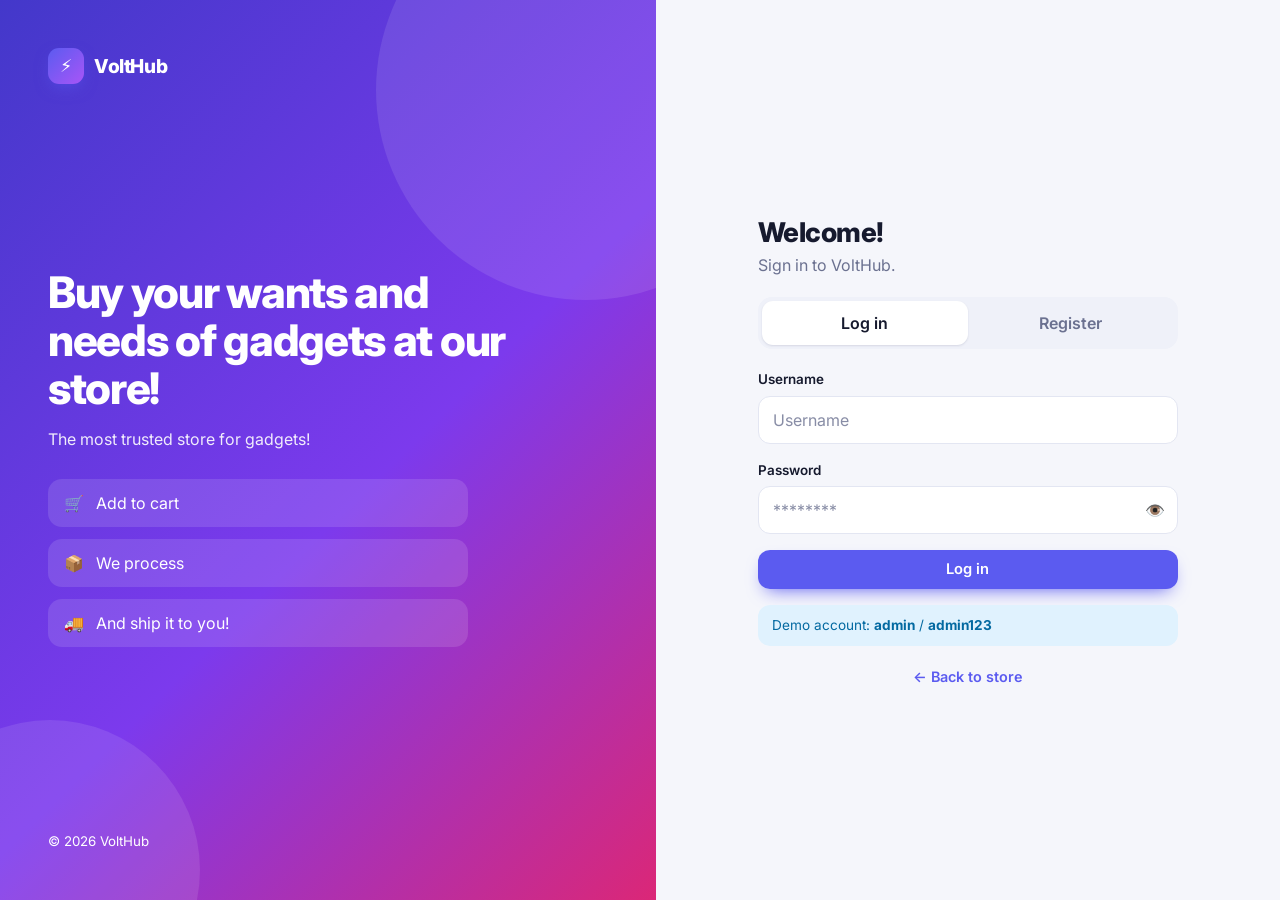
<file: admin.html>
<!doctype html>
<html lang="en">
<head>
  <meta charset="utf-8">
  <meta name="viewport" content="width=device-width, initial-scale=1">
  <title>Dashboard — VoltHub Admin</title>
  <link rel="preconnect" href="https://fonts.googleapis.com">
  <link rel="preconnect" href="https://fonts.gstatic.com" crossorigin>
  <link href="https://fonts.googleapis.com/css2?family=Inter:wght@400;500;600;700;800&display=swap" rel="stylesheet">
  <link rel="stylesheet" href="css/style.css">
</head>
<body>
  <div class="app">

    <aside class="sidebar" aria-label="Admin navigation">
      <a href="index.html" class="brand"><span class="brand__mark">⚡</span>VoltHub</a>

      <nav class="sidebar__nav">
        <div class="sidebar__label">Manage</div>
        <a href="admin.html" class="nav-link active" aria-current="page"><span class="ico">📊</span>Dashboard</a>
        <a href="inventory.html" class="nav-link"><span class="ico">📦</span>Inventory</a>
        <div class="sidebar__label" style="margin-top:14px">Store</div>
        <a href="index.html" class="nav-link"><span class="ico">🛍️</span>View storefront</a>
      </nav>

      <div class="sidebar__foot">
        <div class="user-chip">
          <div class="avatar" data-user-initial>A</div>
          <div><strong data-user-name>Admin</strong><small>Administrator</small></div>
        </div>
        <button class="nav-link" data-logout><span class="ico">🚪</span>Log out</button>
      </div>
    </aside>
    <div class="sidebar-overlay"></div>

    <div class="main">
      <header class="topbar">
        <button id="menuBtn" class="btn btn--ghost btn--icon menu-btn" aria-label="Open menu">☰</button>
        <div>
          <h1>Dashboard</h1>
          <div class="topbar__sub">Inventory overview and stock requests</div>
        </div>
        <div class="topbar__actions">
          <button id="newReqBtn" class="btn btn--primary">＋ New stock request</button>
        </div>
      </header>

      <main class="content">

        <section class="stats" id="stats"></section>

        <section class="split">
          <div class="card panel">
            <div class="panel__head"><h2>Units in stock by category</h2></div>
            <div id="bars" class="bars"></div>
          </div>

          <div class="card panel">
            <div class="panel__head">
              <h2>Low stock alerts</h2>
              <a href="inventory.html" class="btn btn--ghost btn--sm">Open inventory</a>
            </div>
            <div id="lowList" class="list"></div>
          </div>
        </section>

        <section class="card panel">
          <div class="panel__head">
            <h2>Stock requests / orders</h2>
            <div id="reqFilter" class="seg" role="tablist">
              <button class="active" data-f="all">All</button>
              <button data-f="pending">Pending</button>
              <button data-f="approved">Approved</button>
              <button data-f="received">Received</button>
            </div>
          </div>
          <div class="table-wrap">
            <table class="table">
              <thead>
                <tr><th>Product</th><th>Qty</th><th>Supplier</th><th>Date</th><th>Status</th><th></th></tr>
              </thead>
              <tbody id="reqBody"></tbody>
            </table>
          </div>
          <div id="reqEmpty" class="empty" hidden>
            <div class="empty__icon">📭</div>
            <h3>No requests here</h3>
            <p>Create a stock request to restock a product.</p>
          </div>
        </section>

        <p class="muted" style="font-size:.85rem">
          Demo data is saved in this browser only.
          <button id="resetBtn" class="btn btn--ghost btn--sm" style="margin-left:8px">Reset demo data</button>
        </p>
      </main>
    </div>
  </div>

  <!-- New stock request modal -->
  <div id="reqModal" class="modal" hidden>
    <div class="modal__backdrop" data-close></div>
    <div class="modal__dialog modal__dialog--md" role="dialog" aria-modal="true" aria-labelledby="reqTitle">
      <button class="modal__close" data-close aria-label="Close">×</button>
      <form id="reqForm" novalidate>
        <div class="modal__head"><h3 id="reqTitle">New stock request</h3></div>
        <div class="modal__body">
          <div class="form-grid">
            <div class="field span-2">
              <label for="rqProduct">Product</label>
              <select id="rqProduct" class="input" required></select>
            </div>
            <div class="field">
              <label for="rqQty">Quantity</label>
              <input id="rqQty" class="input" type="number" min="1" step="1" value="10" required>
            </div>
            <div class="field">
              <label for="rqSupplier">Supplier</label>
              <input id="rqSupplier" class="input" type="text" placeholder="Supplier name" required>
            </div>
            <div class="field span-2">
              <label for="rqNote">Note (optional)</label>
              <textarea id="rqNote" class="input" style="min-height:80px" placeholder="Anything the supplier should know…"></textarea>
            </div>
            <div id="rqError" class="form-error span-2" hidden></div>
          </div>
        </div>
        <div class="modal__foot">
          <button type="button" class="btn btn--ghost" data-close>Cancel</button>
          <button type="submit" class="btn btn--primary">Submit request</button>
        </div>
      </form>
    </div>
  </div>

  <script src="js/app.js"></script>
  <script src="js/admin.js"></script>
</body>
</html>
</file>
<file: css/style.css>
/* =========================================================
   VoltHub — shared styles (storefront, auth, admin)
   ========================================================= */

:root {
  --bg: #f5f6fb;
  --surface: #ffffff;
  --surface-2: #eff1f9;
  --text: #161a2e;
  --muted: #6b7190;
  --border: #e3e6f2;
  --primary: #5b5bf0;
  --primary-600: #4a4ae0;
  --primary-soft: #ebebff;
  --danger: #e5484d;
  --danger-soft: #fdeceb;
  --warn: #d97706;
  --warn-soft: #fef3c7;
  --ok: #15803d;
  --ok-soft: #dcfce7;
  --info: #0369a1;
  --info-soft: #e0f2fe;
  --radius: 16px;
  --radius-sm: 12px;
  --shadow-sm: 0 1px 2px rgba(20, 24, 60, .06), 0 1px 3px rgba(20, 24, 60, .05);
  --shadow-md: 0 10px 28px -8px rgba(30, 35, 90, .22);
  --shadow-lg: 0 30px 70px -20px rgba(15, 18, 50, .45);
}

@media (prefers-color-scheme: dark) {
  :root {
    --bg: #0d0f1f;
    --surface: #171a31;
    --surface-2: #1f2344;
    --text: #eceefb;
    --muted: #9aa1c7;
    --border: #2a2f58;
    --primary: #7b7bff;
    --primary-600: #9393ff;
    --primary-soft: #26295c;
    --danger-soft: #3a1c24;
    --warn-soft: #3a2f13;
    --ok-soft: #14301f;
    --info-soft: #11303f;
    --warn: #fbbf24;
    --ok: #4ade80;
    --info: #38bdf8;
    --shadow-md: 0 10px 28px -8px rgba(0, 0, 0, .6);
  }
}

/* ---------- Base ---------- */
*, *::before, *::after { box-sizing: border-box; }
html { -webkit-text-size-adjust: 100%; scroll-behavior: smooth; }
body {
  margin: 0;
  font-family: 'Inter', system-ui, -apple-system, 'Segoe UI', Roboto, sans-serif;
  background: var(--bg);
  color: var(--text);
  line-height: 1.5;
  -webkit-font-smoothing: antialiased;
}
body.no-scroll { overflow: hidden; }
img { max-width: 100%; display: block; }
a { color: inherit; text-decoration: none; }
button, input, select, textarea { font: inherit; color: inherit; }
button { cursor: pointer; }
h1, h2, h3, h4, p { margin: 0; }
[hidden] { display: none !important; }
:focus-visible { outline: 3px solid var(--primary); outline-offset: 2px; }
.muted { color: var(--muted); }
.container { width: min(100% - 32px, 1200px); margin-inline: auto; }
.sr-only { position: absolute; width: 1px; height: 1px; overflow: hidden; clip: rect(0 0 0 0); white-space: nowrap; }

@media (prefers-reduced-motion: reduce) {
  *, *::before, *::after { animation: none !important; transition: none !important; scroll-behavior: auto !important; }
}

/* ---------- Brand ---------- */
.brand { display: inline-flex; align-items: center; gap: 10px; font-weight: 800; font-size: 1.2rem; letter-spacing: -.02em; }
.brand__mark {
  width: 36px; height: 36px; border-radius: 11px; display: grid; place-items: center;
  background: linear-gradient(135deg, #5b5bf0, #a855f7); color: #fff; font-size: 1.1rem;
  box-shadow: 0 6px 16px -4px rgba(91, 91, 240, .55);
}

/* ---------- Buttons ---------- */
.btn {
  display: inline-flex; align-items: center; justify-content: center; gap: 8px;
  padding: 10px 18px; border-radius: 12px; border: 1px solid transparent;
  font-weight: 600; font-size: .92rem; line-height: 1.2; white-space: nowrap;
  transition: transform .15s, background .2s, box-shadow .2s, border-color .2s;
}
.btn:active { transform: scale(.97); }
.btn:disabled { opacity: .5; cursor: not-allowed; transform: none; }
.btn--primary { background: var(--primary); color: #fff; box-shadow: 0 8px 18px -8px var(--primary); }
.btn--primary:hover:not(:disabled) { background: var(--primary-600); }
.btn--ghost { background: var(--surface); border-color: var(--border); color: var(--text); }
.btn--ghost:hover:not(:disabled) { border-color: var(--primary); color: var(--primary); }
.btn--danger { background: var(--danger); color: #fff; }
.btn--danger:hover:not(:disabled) { filter: brightness(1.08); }
.btn--soft-danger { background: var(--danger-soft); color: var(--danger); }
.btn--sm { padding: 7px 12px; font-size: .82rem; border-radius: 10px; }
.btn--block { width: 100%; }
.btn--icon { padding: 0; width: 40px; height: 40px; border-radius: 12px; }
.badge-dot {
  min-width: 20px; height: 20px; padding: 0 6px; border-radius: 99px; background: var(--primary); color: #fff;
  font-size: .72rem; font-weight: 700; display: inline-grid; place-items: center;
}

/* ---------- Badges / chips ---------- */
.badge {
  display: inline-flex; align-items: center; gap: 6px; padding: 3px 10px; border-radius: 99px;
  font-size: .75rem; font-weight: 600; white-space: nowrap;
}
.badge::before { content: ''; width: 6px; height: 6px; border-radius: 50%; background: currentColor; }
.badge--ok { background: var(--ok-soft); color: var(--ok); }
.badge--warn { background: var(--warn-soft); color: var(--warn); }
.badge--danger { background: var(--danger-soft); color: var(--danger); }
.badge--info { background: var(--info-soft); color: var(--info); }
.badge--muted { background: var(--surface-2); color: var(--muted); }

.chips { display: flex; gap: 8px; overflow-x: auto; padding: 4px 2px; scrollbar-width: none; }
.chips::-webkit-scrollbar { display: none; }
.chip {
  padding: 8px 16px; border-radius: 99px; border: 1px solid var(--border); background: var(--surface);
  font-weight: 600; font-size: .86rem; color: var(--muted); white-space: nowrap; transition: .2s;
}
.chip:hover { color: var(--primary); border-color: var(--primary); }
.chip.active { background: var(--primary); border-color: var(--primary); color: #fff; box-shadow: 0 8px 16px -8px var(--primary); }

/* ---------- Forms ---------- */
.field { display: grid; gap: 6px; }
.field > label { font-size: .84rem; font-weight: 600; }
.input {
  width: 100%; padding: 11px 14px; border: 1px solid var(--border); border-radius: var(--radius-sm);
  background: var(--surface); transition: border-color .2s, box-shadow .2s;
}
.input::placeholder { color: var(--muted); opacity: .8; }
.input:focus { outline: none; border-color: var(--primary); box-shadow: 0 0 0 4px var(--primary-soft); }
textarea.input { resize: vertical; min-height: 110px; }
select.input { appearance: none; padding-right: 36px;
  background-image: url("data:image/svg+xml,%3Csvg xmlns='http://www.w3.org/2000/svg' width='12' height='8' fill='none' stroke='%236b7190' stroke-width='2'%3E%3Cpath d='M1 1l5 5 5-5'/%3E%3C/svg%3E");
  background-repeat: no-repeat; background-position: right 14px center; }
.field__error { color: var(--danger); font-size: .8rem; min-height: 1em; }
.form-error { background: var(--danger-soft); color: var(--danger); padding: 10px 14px; border-radius: var(--radius-sm); font-size: .88rem; font-weight: 500; }
.form-grid { display: grid; grid-template-columns: 1fr 1fr; gap: 14px; }
.span-2 { grid-column: 1 / -1; }
.input-wrap { position: relative; }
.input-wrap .input { padding-right: 46px; }
.input-wrap button {
  position: absolute; right: 6px; top: 50%; transform: translateY(-50%); border: 0; background: transparent;
  width: 34px; height: 34px; border-radius: 9px; font-size: 1rem;
}
.input-wrap button:hover { background: var(--surface-2); }

.search { position: relative; }
.search__icon { position: absolute; left: 14px; top: 50%; transform: translateY(-50%); pointer-events: none; opacity: .6; }
.search .input { padding-left: 42px; border-radius: 99px; }

/* ---------- Cards / panels ---------- */
.card { background: var(--surface); border: 1px solid var(--border); border-radius: var(--radius); box-shadow: var(--shadow-sm); }
.panel { padding: 20px; }
.panel__head { display: flex; align-items: center; justify-content: space-between; gap: 12px; flex-wrap: wrap; margin-bottom: 16px; }
.panel__head h2 { font-size: 1.05rem; font-weight: 700; }

/* ---------- Modal ---------- */
.modal { position: fixed; inset: 0; z-index: 100; display: grid; place-items: center; padding: 16px; }
.modal__backdrop { position: absolute; inset: 0; background: rgba(12, 14, 36, .6); backdrop-filter: blur(5px); animation: fade .2s ease; }
.modal__dialog {
  position: relative; background: var(--surface); border-radius: 22px; width: min(100%, 880px);
  max-height: calc(100dvh - 32px); overflow: auto; box-shadow: var(--shadow-lg);
  animation: pop .28s cubic-bezier(.2, .8, .2, 1);
}
.modal__dialog--sm { width: min(100%, 440px); }
.modal__dialog--md { width: min(100%, 680px); }
.modal__close {
  position: absolute; top: 12px; right: 12px; z-index: 2; width: 38px; height: 38px; border-radius: 50%;
  border: 0; background: var(--surface); box-shadow: var(--shadow-sm); font-size: 1.2rem; line-height: 1;
}
.modal__close:hover { background: var(--surface-2); }
.modal__head { padding: 22px 24px 4px; padding-right: 60px; }
.modal__head h3 { font-size: 1.25rem; font-weight: 800; letter-spacing: -.01em; }
.modal__body { padding: 18px 24px; }
.modal__foot {
  display: flex; gap: 10px; justify-content: flex-end; flex-wrap: wrap; padding: 14px 24px 22px;
  position: sticky; bottom: 0; background: var(--surface); border-top: 1px solid var(--border);
}
.modal__foot .spacer { margin-right: auto; }
.confirm { padding: 26px; display: grid; gap: 10px; }
.confirm h3 { font-size: 1.15rem; font-weight: 800; }
.confirm__actions { display: flex; justify-content: flex-end; gap: 10px; margin-top: 10px; }

@keyframes fade { from { opacity: 0; } }
@keyframes pop { from { opacity: 0; transform: translateY(14px) scale(.97); } }
@keyframes rise { from { opacity: 0; transform: translateY(12px); } }

/* ---------- Toasts ---------- */
.toasts { position: fixed; z-index: 200; right: 16px; bottom: 16px; display: grid; gap: 10px; max-width: calc(100% - 32px); }
.toast {
  padding: 12px 18px; border-radius: 14px; background: #1b1e3a; color: #fff; font-size: .9rem; font-weight: 500;
  box-shadow: var(--shadow-md); border-left: 4px solid var(--primary); animation: rise .3s ease; transition: .3s;
}
.toast--success { border-left-color: #22c55e; }
.toast--error { border-left-color: #ef4444; }
.toast.out { opacity: 0; transform: translateY(8px); }

/* ---------- Storefront ---------- */
.site-header {
  position: sticky; top: 0; z-index: 50; background: color-mix(in srgb, var(--surface) 88%, transparent);
  backdrop-filter: blur(14px); border-bottom: 1px solid var(--border);
}
.header__inner { display: flex; align-items: center; gap: 16px; padding: 12px 0; }
.header__search { flex: 1; max-width: 520px; margin-inline: auto; }
.header__actions { display: flex; align-items: center; gap: 8px; }

.hero {
  margin-top: 24px; border-radius: 28px; padding: clamp(28px, 5vw, 56px); color: #fff; position: relative; overflow: hidden;
  background: linear-gradient(120deg, #4338ca 0%, #7c3aed 55%, #db2777 120%);
}
.hero::before, .hero::after { content: ''; position: absolute; border-radius: 50%; filter: blur(2px); background: rgba(255, 255, 255, .1); }
.hero::before { width: 320px; height: 320px; right: -80px; top: -120px; }
.hero::after { width: 200px; height: 200px; right: 140px; bottom: -110px; }
.hero > * { position: relative; z-index: 1; }
.hero__tag { display: inline-block; padding: 5px 14px; border-radius: 99px; background: rgba(255, 255, 255, .18); font-size: .8rem; font-weight: 600; margin-bottom: 14px; }
.hero h1 { font-size: clamp(1.7rem, 4.5vw, 3rem); font-weight: 800; letter-spacing: -.03em; line-height: 1.1; max-width: 640px; }
.hero p { margin-top: 12px; max-width: 520px; opacity: .9; font-size: clamp(.95rem, 2vw, 1.1rem); }
.hero .btn { margin-top: 22px; background: #fff; color: #4338ca; }

.toolbar { display: flex; align-items: center; justify-content: space-between; gap: 14px; margin: 28px 0 8px; flex-wrap: wrap; }
.toolbar .chips { flex: 1; min-width: 0; }
.toolbar__right { display: flex; align-items: center; gap: 10px; }
.result-count { color: var(--muted); font-size: .88rem; margin: 6px 0 16px; }

.grid { display: grid; grid-template-columns: repeat(auto-fill, minmax(230px, 1fr)); gap: 20px; }
.product {
  background: var(--surface); border: 1px solid var(--border); border-radius: var(--radius); overflow: hidden;
  display: flex; flex-direction: column; text-align: left; cursor: pointer; padding: 0;
  transition: transform .25s, box-shadow .25s, border-color .25s; animation: rise .4s ease backwards;
}
.product:hover { transform: translateY(-5px); box-shadow: var(--shadow-md); border-color: var(--primary); }
.product__img { aspect-ratio: 4 / 3; background: var(--surface-2); overflow: hidden; position: relative; }
.product__img img { width: 100%; height: 100%; object-fit: cover; transition: transform .5s; }
.product:hover .product__img img { transform: scale(1.07); }
.product__ribbon { position: absolute; top: 10px; left: 10px; }
.product__body { padding: 14px 16px 16px; display: flex; flex-direction: column; gap: 6px; flex: 1; }
.product__cat { font-size: .7rem; font-weight: 700; letter-spacing: .07em; text-transform: uppercase; color: var(--primary); }
.product__name { font-weight: 700; line-height: 1.3; }
.product__foot { margin-top: auto; padding-top: 8px; display: flex; align-items: center; justify-content: space-between; gap: 8px; }
.price { font-weight: 800; font-size: 1.1rem; letter-spacing: -.01em; }

.detail { display: grid; grid-template-columns: 1.1fr 1fr; }
.detail__img { background: var(--surface-2); min-height: 320px; }
.detail__img img { width: 100%; height: 100%; object-fit: cover; }
.detail__info { padding: 34px 30px; display: flex; flex-direction: column; gap: 12px; }
.detail__info h2 { font-size: 1.6rem; font-weight: 800; letter-spacing: -.02em; line-height: 1.2; }
.detail__price { font-size: 1.8rem; font-weight: 800; color: var(--primary); }
.detail__desc { color: var(--muted); }
.detail__meta { display: grid; grid-template-columns: 1fr 1fr; gap: 10px; margin-top: 4px; }
.detail__meta div { background: var(--surface-2); border-radius: var(--radius-sm); padding: 10px 14px; }
.detail__meta span { display: block; font-size: .72rem; color: var(--muted); font-weight: 600; text-transform: uppercase; letter-spacing: .05em; }
.detail__meta strong { font-size: .95rem; }
.detail__actions { margin-top: auto; padding-top: 12px; display: flex; gap: 10px; }
.detail__actions .btn { flex: 1; }

.empty { text-align: center; padding: 56px 16px; color: var(--muted); }
.empty__icon { font-size: 2.6rem; margin-bottom: 8px; }
.empty h3 { color: var(--text); margin-bottom: 4px; }

.site-footer { margin-top: 56px; padding: 28px 0; border-top: 1px solid var(--border); color: var(--muted); font-size: .88rem; }
.site-footer .container { display: flex; justify-content: space-between; gap: 12px; flex-wrap: wrap; }

/* ---------- Auth (login / register) ---------- */
.auth { min-height: 100dvh; display: grid; grid-template-columns: 1.05fr 1fr; }
.auth__brand {
  position: relative; overflow: hidden; color: #fff; padding: 48px; display: flex; flex-direction: column; justify-content: space-between;
  background: linear-gradient(135deg, #4338ca, #7c3aed 55%, #db2777);
}
.auth__brand::before, .auth__brand::after { content: ''; position: absolute; border-radius: 50%; background: rgba(255, 255, 255, .1); }
.auth__brand::before { width: 420px; height: 420px; right: -140px; top: -120px; }
.auth__brand::after { width: 300px; height: 300px; left: -100px; bottom: -120px; }
.auth__brand > * { position: relative; z-index: 1; }
.auth__brand h1 { font-size: clamp(2rem, 3.4vw, 2.9rem); font-weight: 800; letter-spacing: -.03em; line-height: 1.1; max-width: 460px; }
.auth__brand p { margin-top: 14px; opacity: .9; max-width: 420px; }
.auth__points { list-style: none; padding: 0; margin: 28px 0 0; display: grid; gap: 12px; }
.auth__points li { display: flex; gap: 12px; align-items: center; background: rgba(255, 255, 255, .12); padding: 12px 16px; border-radius: 14px; max-width: 420px; }
.auth__panel { display: grid; place-items: center; padding: 28px 20px; }
.auth__card { width: min(100%, 420px); display: grid; gap: 20px; animation: rise .5s ease; }
.auth__card h2 { font-size: 1.7rem; font-weight: 800; letter-spacing: -.02em; }
.auth__mobile-brand { display: none; }
.auth form { display: grid; gap: 16px; }
.tabs { display: grid; grid-template-columns: 1fr 1fr; background: var(--surface-2); padding: 4px; border-radius: 14px; }
.tab { padding: 10px; border: 0; background: transparent; border-radius: 11px; font-weight: 600; color: var(--muted); transition: .2s; }
.tab.active { background: var(--surface); color: var(--text); box-shadow: var(--shadow-sm); }
.hint { background: var(--info-soft); color: var(--info); padding: 10px 14px; border-radius: var(--radius-sm); font-size: .85rem; }
.back-link { text-align: center; font-size: .9rem; color: var(--muted); }
.back-link a { color: var(--primary); font-weight: 600; }

/* ---------- Admin shell ---------- */
.app { display: grid; grid-template-columns: 264px 1fr; min-height: 100dvh; }
.sidebar {
  position: sticky; top: 0; height: 100dvh; background: var(--surface); border-right: 1px solid var(--border);
  padding: 20px 16px; display: flex; flex-direction: column; gap: 22px; z-index: 70;
}
.sidebar__nav { display: grid; gap: 4px; }
.sidebar__label { font-size: .7rem; font-weight: 700; letter-spacing: .08em; text-transform: uppercase; color: var(--muted); padding: 0 12px 6px; }
.nav-link {
  display: flex; align-items: center; gap: 12px; padding: 11px 14px; border-radius: 12px; font-weight: 600; font-size: .92rem;
  color: var(--muted); border: 0; background: transparent; width: 100%; text-align: left; transition: .2s;
}
.nav-link:hover { background: var(--surface-2); color: var(--text); }
.nav-link.active { background: var(--primary-soft); color: var(--primary); }
.nav-link .ico { width: 22px; text-align: center; }
.sidebar__foot { margin-top: auto; display: grid; gap: 8px; }
.user-chip { display: flex; align-items: center; gap: 12px; padding: 12px; background: var(--surface-2); border-radius: 14px; }
.avatar { width: 38px; height: 38px; border-radius: 12px; display: grid; place-items: center; font-weight: 800; color: #fff; background: linear-gradient(135deg, #5b5bf0, #a855f7); }
.user-chip small { display: block; color: var(--muted); font-size: .75rem; }
.sidebar-overlay { position: fixed; inset: 0; background: rgba(12, 14, 36, .55); z-index: 60; opacity: 0; pointer-events: none; transition: opacity .25s; }
.sidebar-overlay.show { opacity: 1; pointer-events: auto; }

.main { min-width: 0; display: flex; flex-direction: column; }
.topbar {
  position: sticky; top: 0; z-index: 40; display: flex; align-items: center; gap: 14px; padding: 14px 28px;
  background: color-mix(in srgb, var(--bg) 85%, transparent); backdrop-filter: blur(14px); border-bottom: 1px solid var(--border);
}
.topbar h1 { font-size: 1.3rem; font-weight: 800; letter-spacing: -.02em; }
.topbar__sub { color: var(--muted); font-size: .85rem; }
.topbar__actions { margin-left: auto; display: flex; gap: 10px; align-items: center; }
.menu-btn { display: none; }
.content { padding: 28px; display: grid; gap: 24px; animation: rise .4s ease; }

.stats { display: grid; grid-template-columns: repeat(4, 1fr); gap: 16px; }
.stat { padding: 18px 20px; display: flex; gap: 14px; align-items: center; }
.stat__icon { width: 48px; height: 48px; flex: none; border-radius: 14px; display: grid; place-items: center; font-size: 1.4rem; background: var(--primary-soft); }
.stat--warn .stat__icon { background: var(--warn-soft); }
.stat--info .stat__icon { background: var(--info-soft); }
.stat--ok .stat__icon { background: var(--ok-soft); }
.stat span { color: var(--muted); font-size: .8rem; font-weight: 600; }
.stat strong { display: block; font-size: 1.55rem; font-weight: 800; letter-spacing: -.02em; line-height: 1.2; }

.split { display: grid; grid-template-columns: 1.4fr 1fr; gap: 24px; }
.bars { display: grid; gap: 14px; }
.bar__row { display: grid; grid-template-columns: 96px 1fr 44px; gap: 12px; align-items: center; font-size: .86rem; }
.bar__track { height: 12px; border-radius: 99px; background: var(--surface-2); overflow: hidden; }
.bar__fill { height: 100%; border-radius: 99px; background: linear-gradient(90deg, #5b5bf0, #a855f7); transition: width .8s cubic-bezier(.2, .8, .2, 1); }
.bar__row strong { text-align: right; }

.list { display: grid; gap: 10px; }
.list__item { display: flex; align-items: center; gap: 12px; padding: 10px; border: 1px solid var(--border); border-radius: var(--radius-sm); }
.list__item img { width: 48px; height: 48px; border-radius: 10px; object-fit: cover; flex: none; }
.list__item div { min-width: 0; flex: 1; }
.list__item strong { display: block; font-size: .9rem; white-space: nowrap; overflow: hidden; text-overflow: ellipsis; }
.list__item .btn { flex: none; }

.seg { display: inline-flex; background: var(--surface-2); padding: 4px; border-radius: 12px; gap: 2px; flex-wrap: wrap; }
.seg button { border: 0; background: transparent; padding: 7px 14px; border-radius: 9px; font-weight: 600; font-size: .82rem; color: var(--muted); }
.seg button.active { background: var(--surface); color: var(--text); box-shadow: var(--shadow-sm); }

/* Tables (turn into cards on small screens) */
.table-wrap { overflow-x: auto; }
table.table { width: 100%; border-collapse: collapse; font-size: .9rem; }
.table th { text-align: left; font-size: .72rem; text-transform: uppercase; letter-spacing: .06em; color: var(--muted); padding: 10px 14px; border-bottom: 1px solid var(--border); white-space: nowrap; }
.table td { padding: 12px 14px; border-bottom: 1px solid var(--border); vertical-align: middle; }
.table tbody tr:last-child td { border-bottom: 0; }
.table tbody tr.clickable { cursor: pointer; transition: background .15s; }
.table tbody tr.clickable:hover { background: var(--surface-2); }
.table .num { text-align: right; white-space: nowrap; }
.table .actions { text-align: right; white-space: nowrap; }
.table .actions .btn + .btn { margin-left: 6px; }
.cell-product { display: flex; align-items: center; gap: 12px; min-width: 180px; }
.cell-product img { width: 48px; height: 48px; border-radius: 12px; object-fit: cover; flex: none; }
.cell-product strong { display: block; line-height: 1.3; }
.cell-product small { color: var(--muted); }

.filters { display: flex; gap: 12px; flex-wrap: wrap; margin-bottom: 16px; }
.filters .search { flex: 1 1 260px; }
.filters select { flex: 0 1 180px; }

/* Editor */
.editor { display: grid; grid-template-columns: 220px 1fr; gap: 24px; }
.editor__photo { display: grid; gap: 10px; align-content: start; }
.photo-preview { aspect-ratio: 1; border-radius: var(--radius); overflow: hidden; background: var(--surface-2); border: 2px dashed var(--border); }
.photo-preview img { width: 100%; height: 100%; object-fit: cover; }
.file-btn { position: relative; overflow: hidden; }
.file-btn input { position: absolute; inset: 0; opacity: 0; cursor: pointer; }

/* ---------- Responsive ---------- */
@media (max-width: 1100px) {
  .stats { grid-template-columns: repeat(2, 1fr); }
  .split { grid-template-columns: 1fr; }
}

@media (max-width: 960px) {
  .app { grid-template-columns: 1fr; }
  .sidebar { position: fixed; left: 0; top: 0; width: 272px; transform: translateX(-100%); transition: transform .3s cubic-bezier(.2, .8, .2, 1); box-shadow: var(--shadow-lg); }
  .sidebar.open { transform: none; }
  .menu-btn { display: inline-flex; }
  .topbar, .content { padding-left: 18px; padding-right: 18px; }
  .auth { grid-template-columns: 1fr; }
  .auth__brand { display: none; }
  .auth__mobile-brand { display: flex; justify-content: center; }
}

@media (max-width: 760px) {
  .header__inner { flex-wrap: wrap; }
  .header__search { order: 3; flex: 1 0 100%; max-width: none; }
  .header__actions { margin-left: auto; }
  .detail { grid-template-columns: 1fr; }
  .detail__img { min-height: 0; aspect-ratio: 4 / 3; }
  .detail__info { padding: 22px 20px 24px; }
  .editor { grid-template-columns: 1fr; }
  .editor__photo { grid-template-columns: 140px 1fr; align-items: center; }
  .photo-preview { grid-row: span 2; }

  /* tables -> cards */
  .table thead { display: none; }
  .table, .table tbody, .table tr, .table td { display: block; width: 100%; }
  .table tr { border: 1px solid var(--border); border-radius: var(--radius-sm); padding: 8px 4px; margin-bottom: 12px; background: var(--surface); }
  .table td { border: 0; padding: 7px 12px; display: flex; justify-content: space-between; align-items: center; gap: 12px; text-align: right !important; }
  .table td::before { content: attr(data-label); font-size: .72rem; font-weight: 700; text-transform: uppercase; letter-spacing: .05em; color: var(--muted); text-align: left; }
  .table td.cell-main { display: block; text-align: left !important; }
  .table td.cell-main::before { display: none; }
  .table td.actions { justify-content: flex-end; }
  .table td.actions::before { display: none; }
}

@media (max-width: 640px) {
  .modal { place-items: end center; padding: 0; }
  .modal__dialog, .modal__dialog--sm, .modal__dialog--md { width: 100%; border-radius: 22px 22px 0 0; max-height: 94dvh; }
  .modal__dialog--sm.confirm-wrap { border-radius: 22px; }
  .modal__body, .modal__head, .modal__foot { padding-left: 18px; padding-right: 18px; }
  .form-grid { grid-template-columns: 1fr; }
  .hero { border-radius: 22px; }
  .grid { grid-template-columns: repeat(2, 1fr); gap: 12px; }
  .product__body { padding: 10px 12px 12px; }
  .product__foot { flex-direction: column; align-items: flex-start; gap: 4px; }
  .price { font-size: 1rem; }
  .toasts { left: 16px; right: 16px; bottom: 12px; }
  .stats { grid-template-columns: 1fr 1fr; gap: 12px; }
  .stat { flex-direction: column; align-items: flex-start; padding: 14px; gap: 10px; }
  .stat strong { font-size: 1.25rem; }
  .bar__row { grid-template-columns: 78px 1fr 36px; }
  .topbar__sub { display: none; }
}

@media (max-width: 380px) {
  .grid { grid-template-columns: 1fr; }
}
</file>
